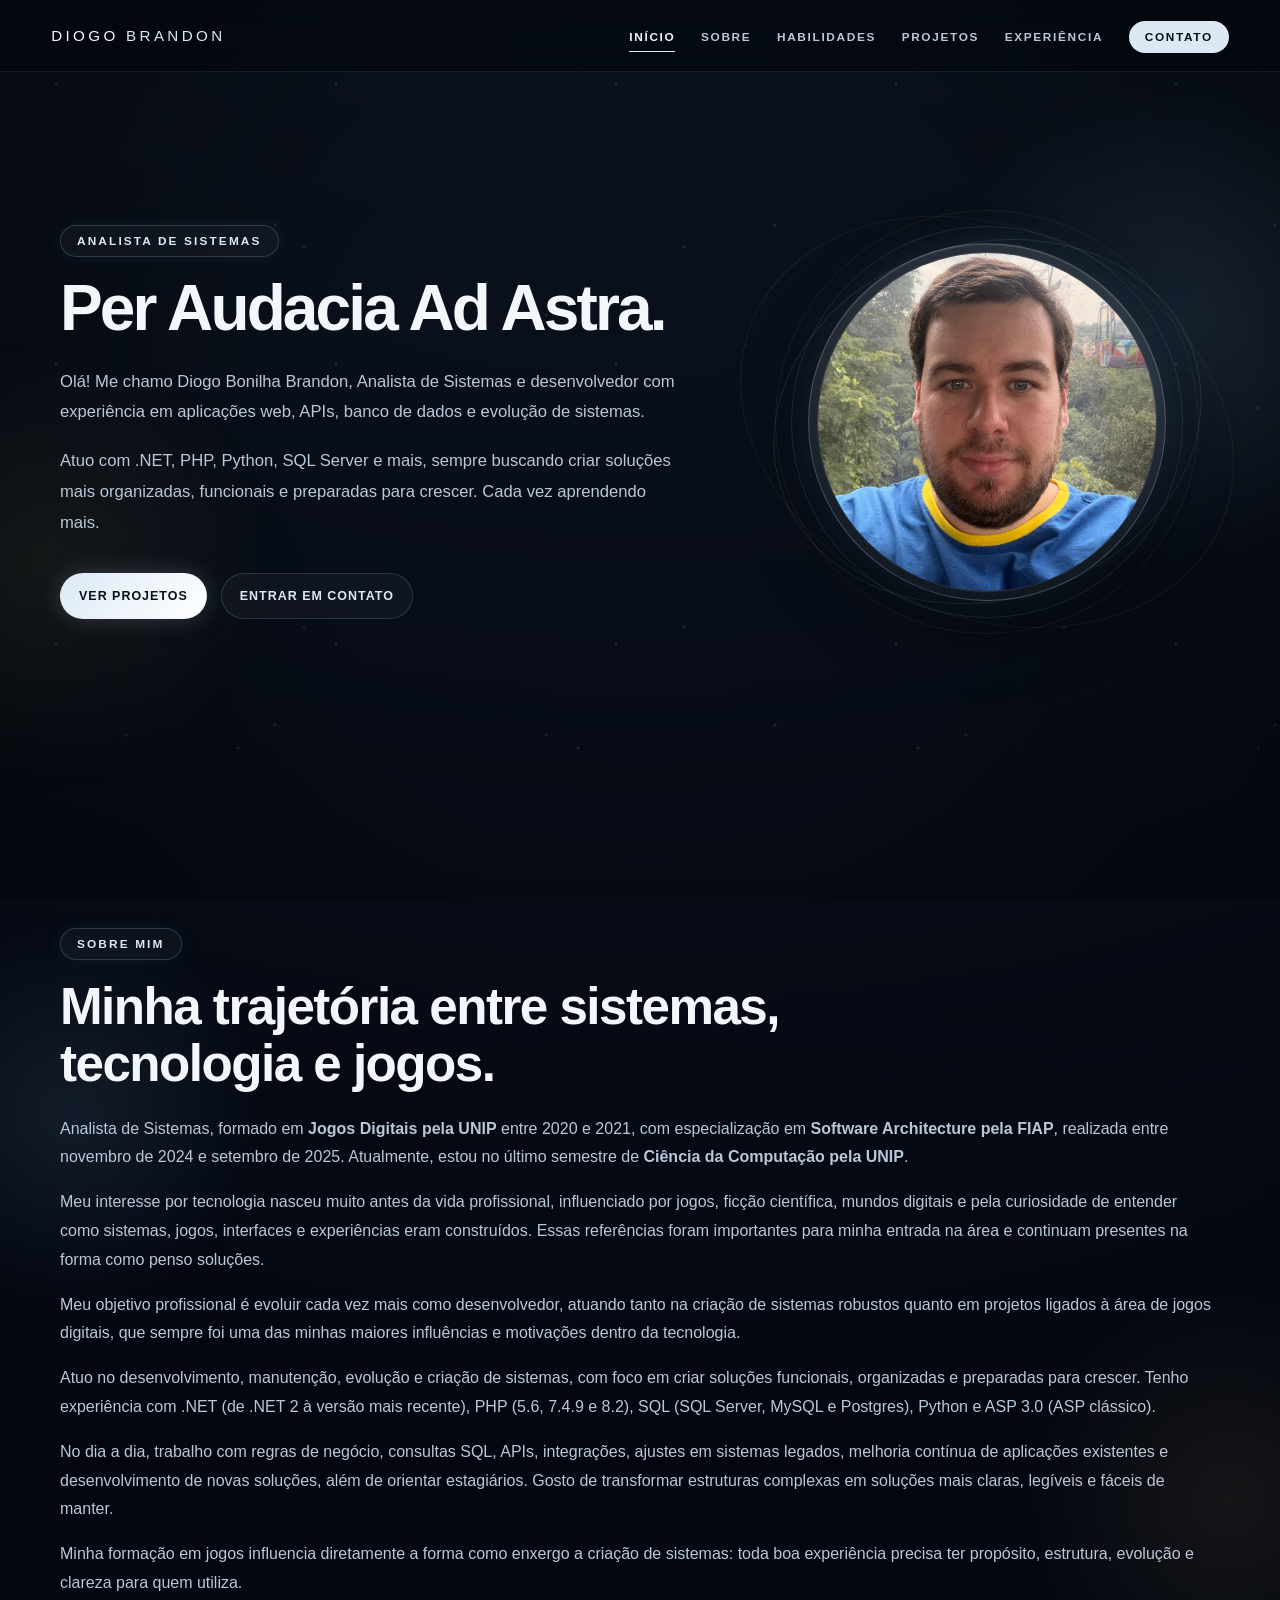
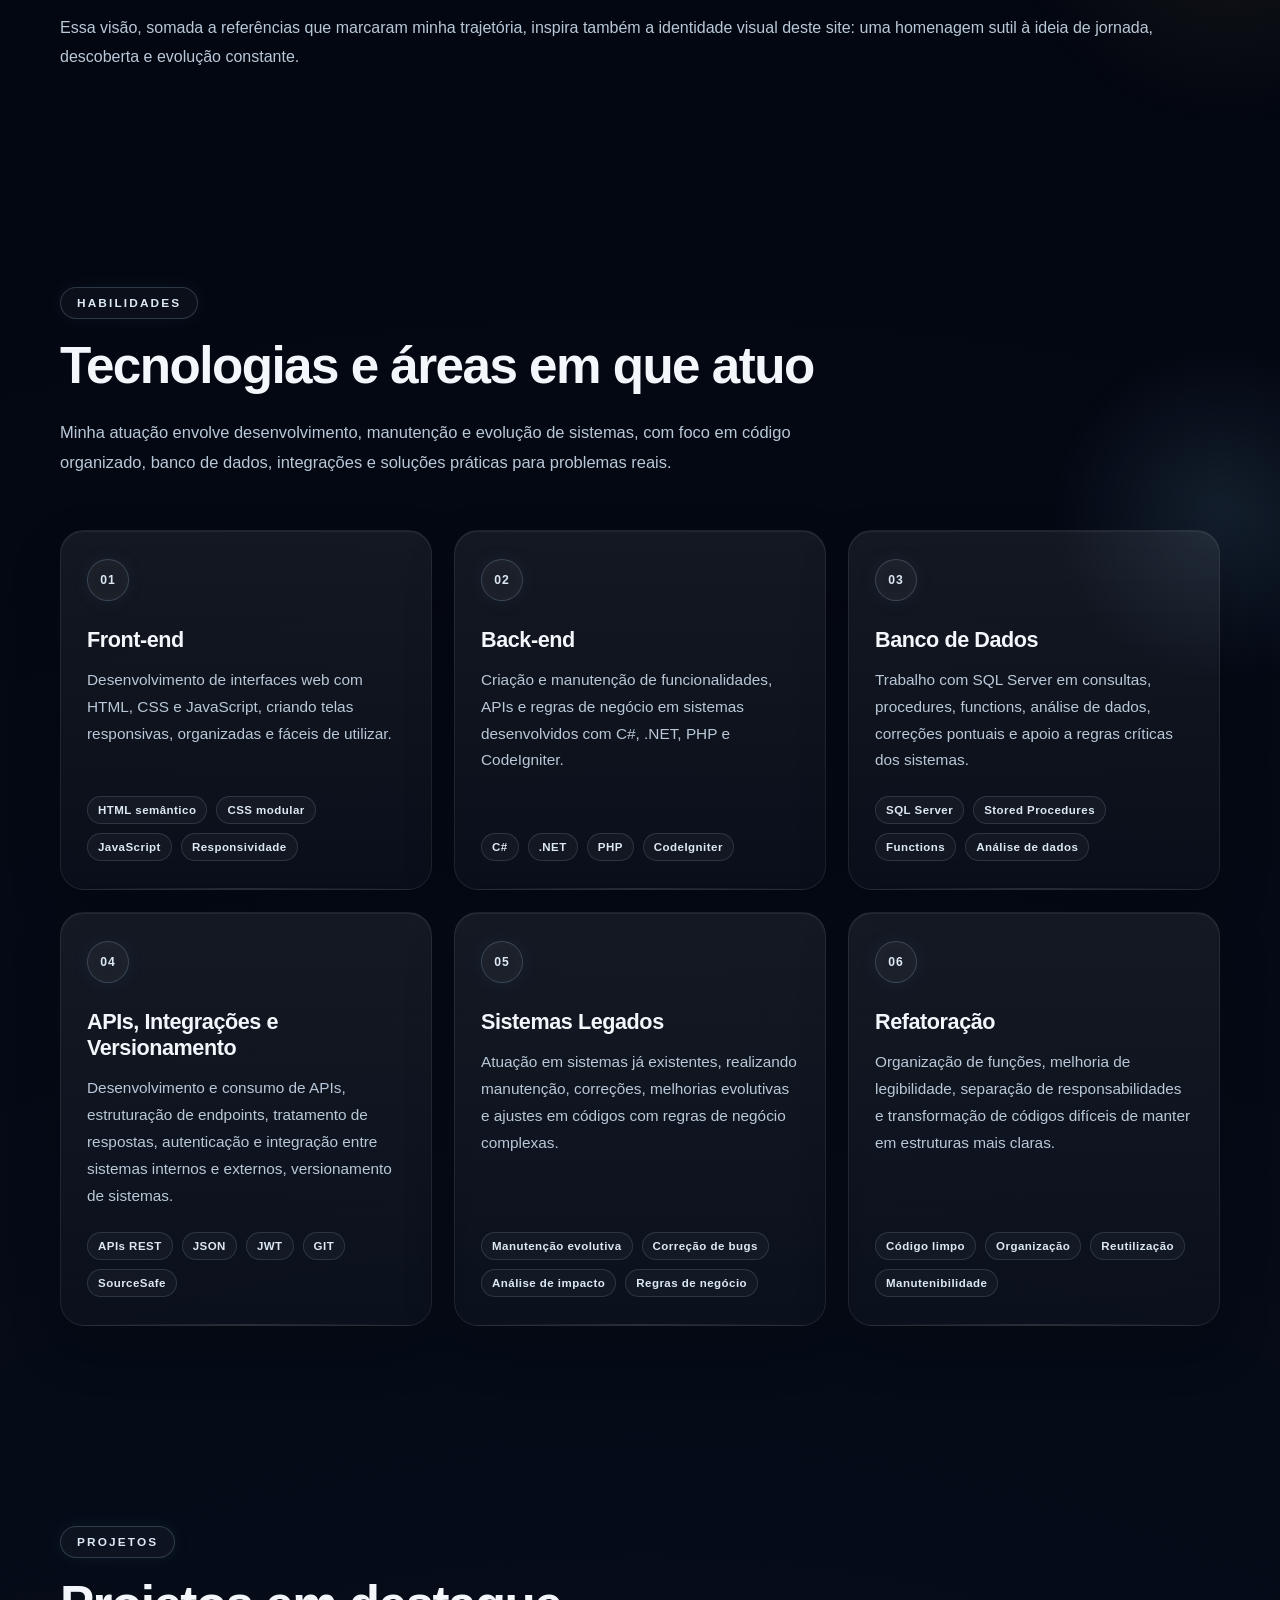
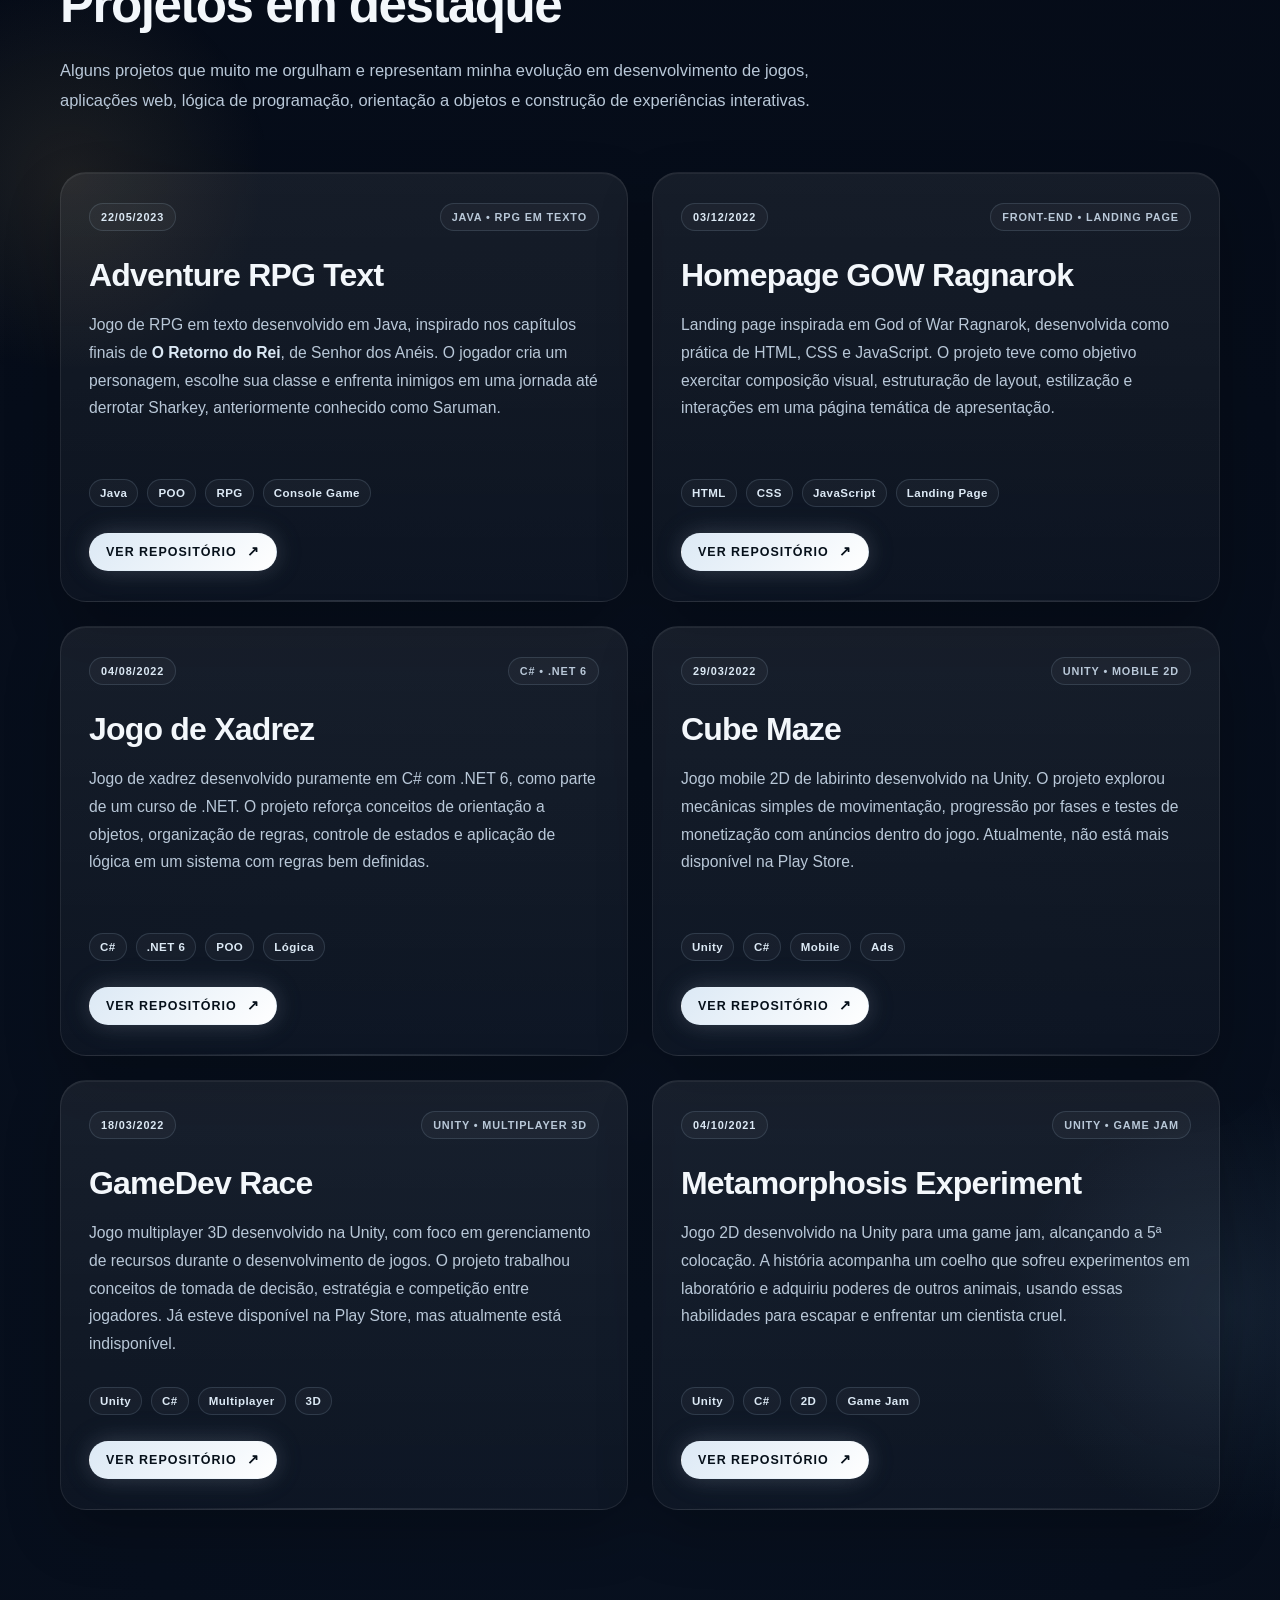
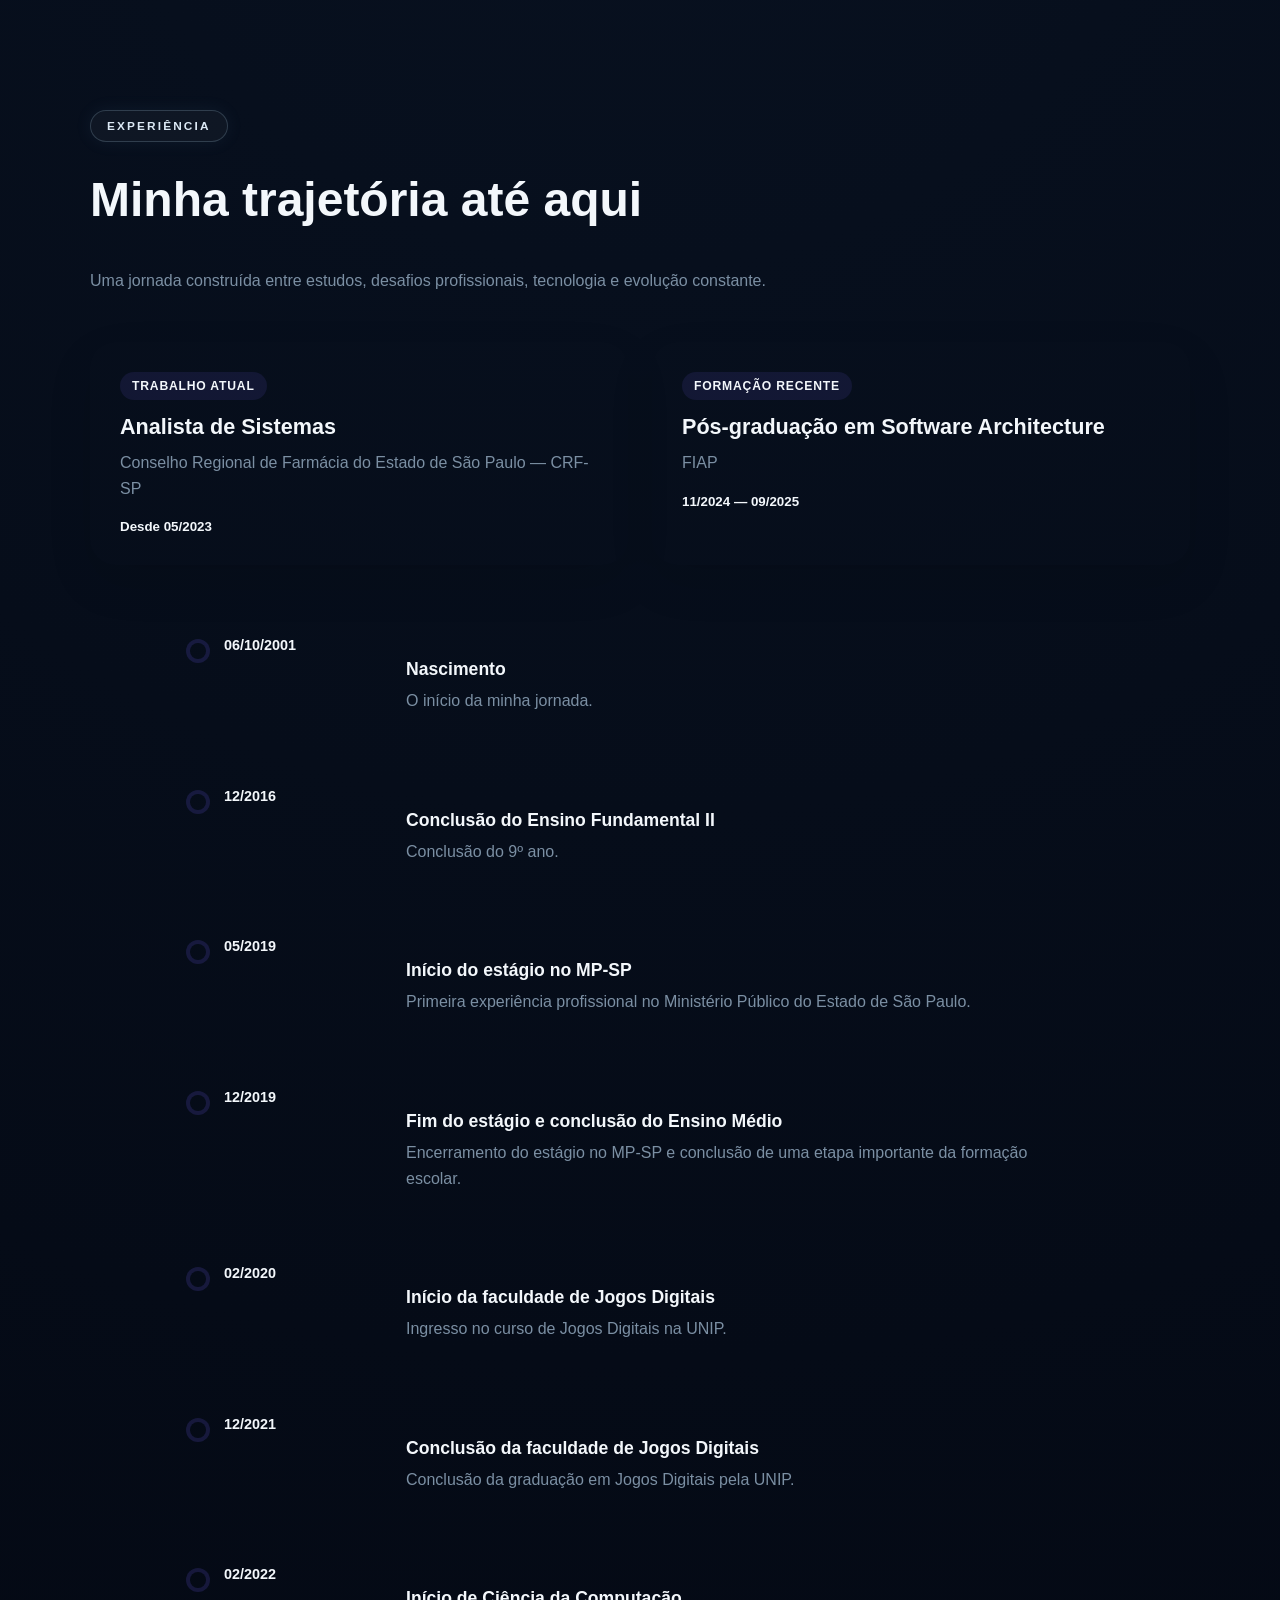
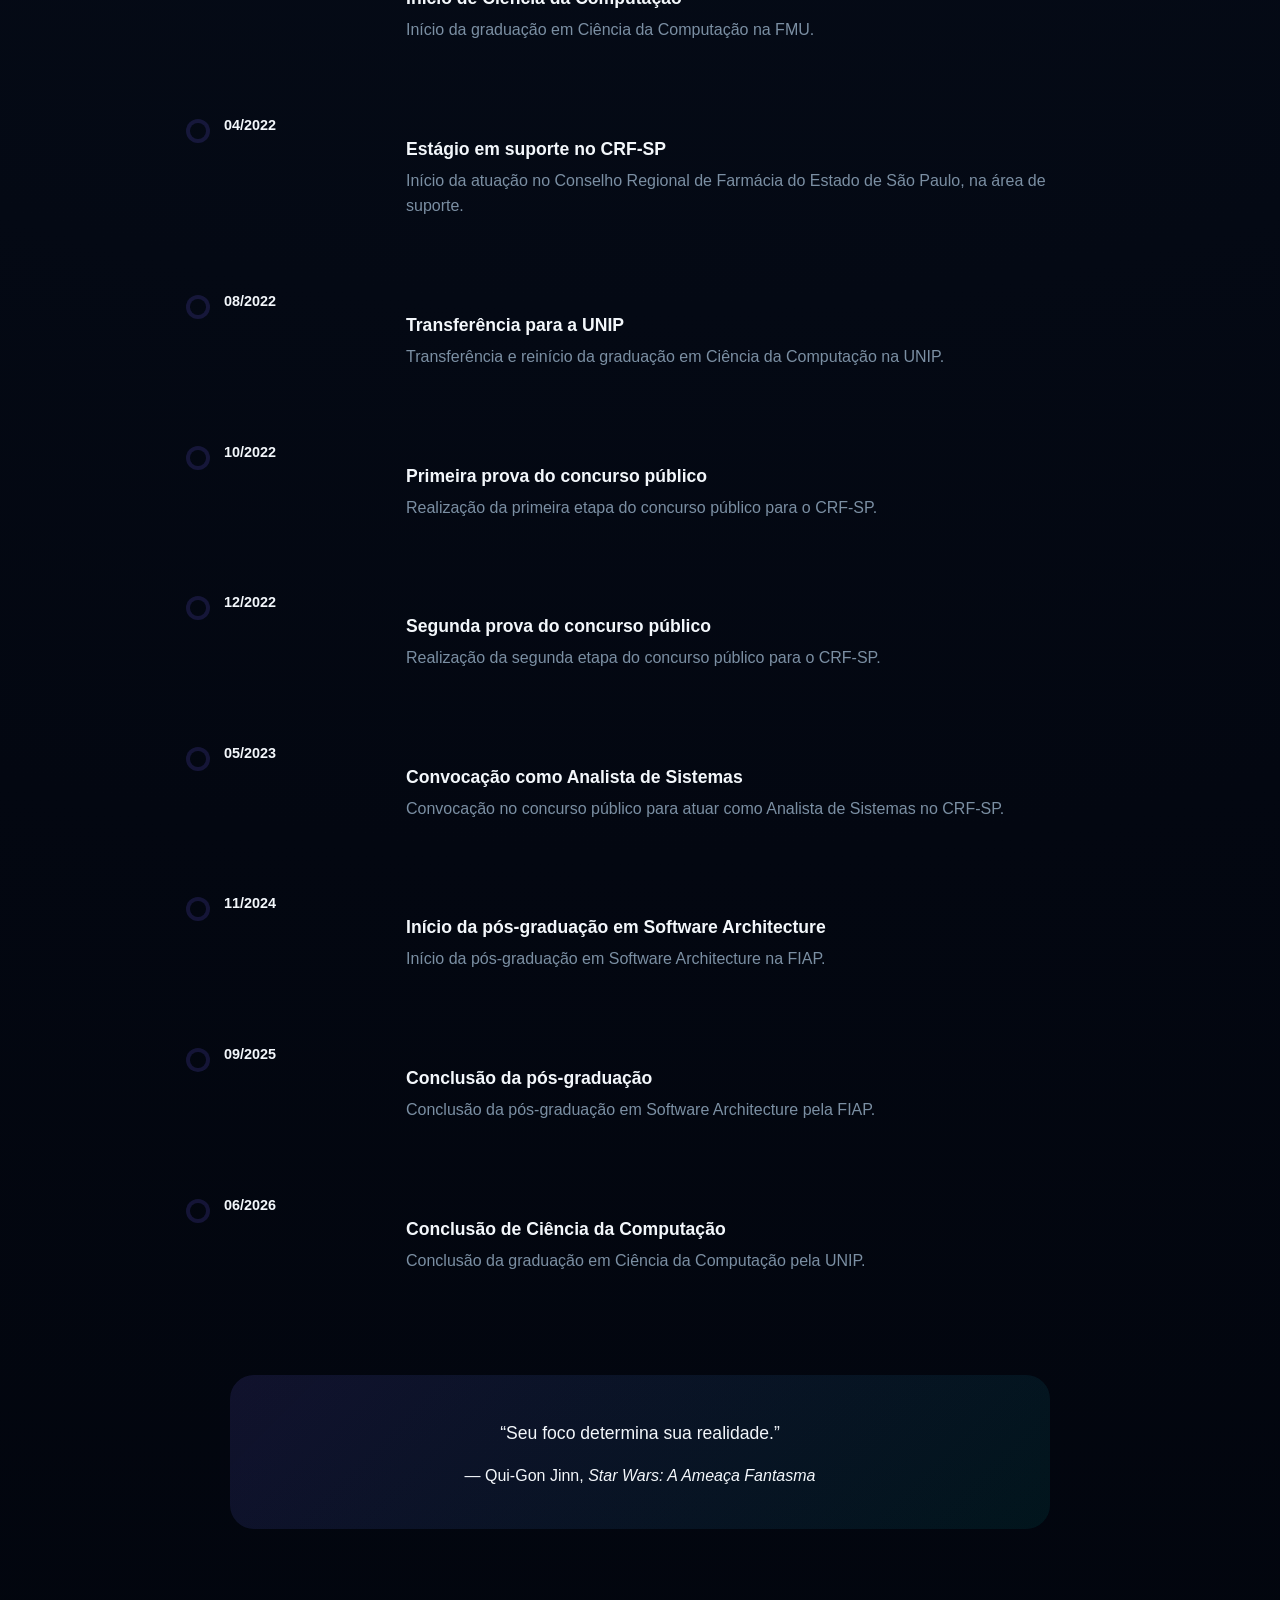
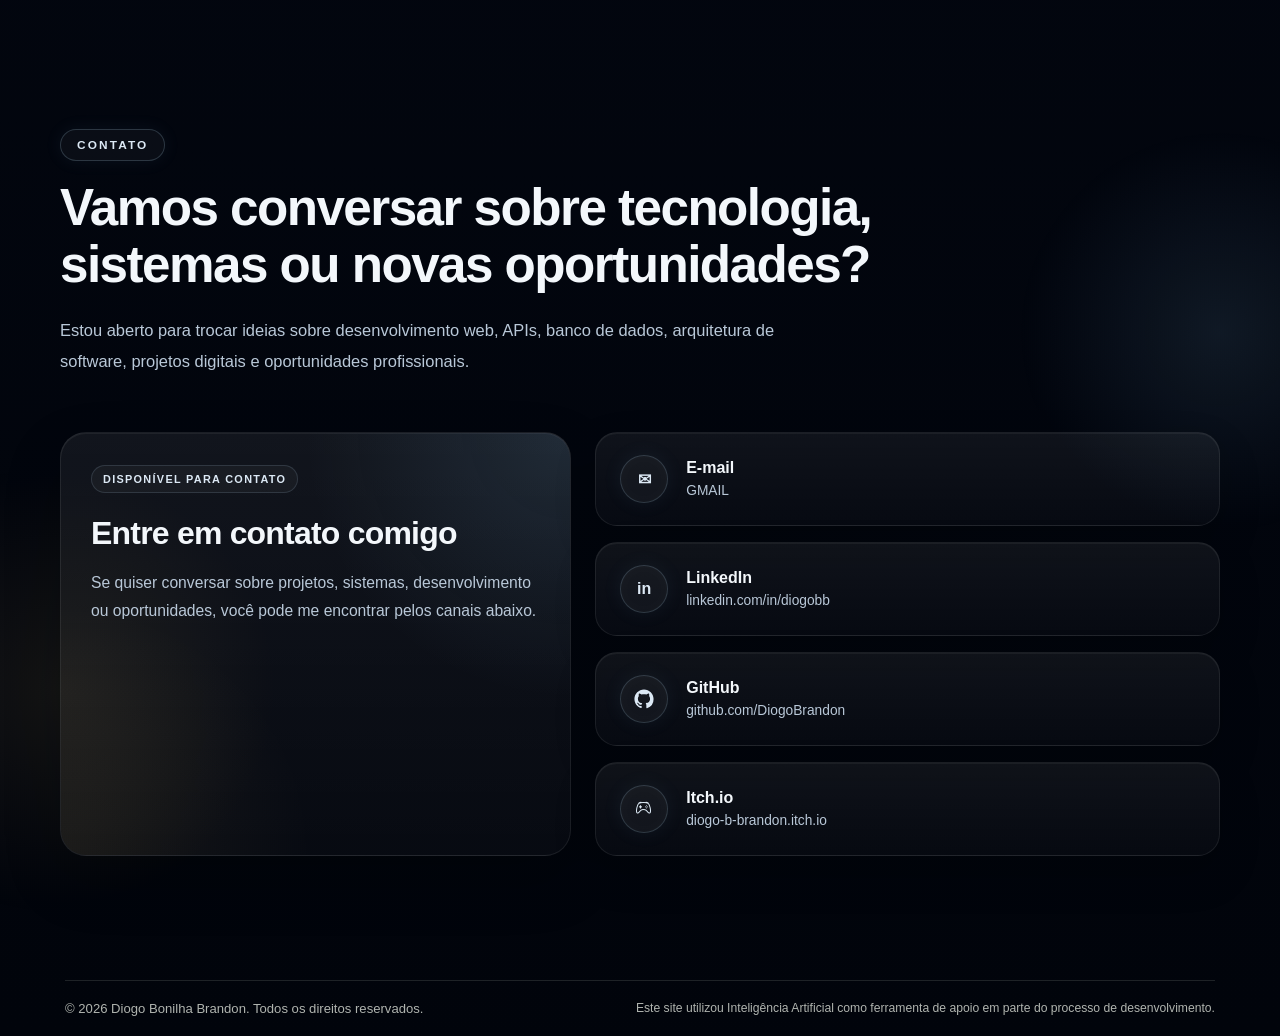
<file: index.html>
<!DOCTYPE html>
<html lang="pt-br">

<head>
  <meta charset="UTF-8">
  <meta name="viewport" content="width=device-width, initial-scale=1.0">

  <title>Diogo Brandon | Analista de Sistemas</title>

  <link rel="stylesheet" href="assets/css/base.css">
  <link rel="stylesheet" href="assets/css/navbar.css">
  <link rel="stylesheet" href="assets/css/hero.css">
  <link rel="stylesheet" href="assets/css/sobre.css">
  <link rel="stylesheet" href="assets/css/habilidades.css">
  <link rel="stylesheet" href="assets/css/projetos.css">
  <link rel="stylesheet" href="assets/css/experiencia.css">
  <link rel="stylesheet" href="assets/css/contato.css">
  <link rel="stylesheet" href="assets/css/footer.css">
  <link rel="stylesheet" href="assets/css/responsive.css">
  <link rel="stylesheet" href="https://cdn.jsdelivr.net/npm/bootstrap-icons@1.13.1/font/bootstrap-icons.min.css">
</head>

<body>

  <div id="navbar"></div>

  <div class="space-layer" aria-hidden="true"></div>

  <main>
    <div id="hero"></div>
    <div id="sobre"></div>
    <div id="habilidades"></div>
    <div id="projetos"></div>
    <div id="experiencia"></div>
    <div id="contato"></div>
  </main>

  <script src="assets/js/main.js"></script>
</body>

<footer class="site-footer">

    <div class="footer-bottom">
        <p>
            &copy; 2026 Diogo Bonilha Brandon. Todos os direitos reservados.
        </p>

        <p class="footer-ia">
            Este site utilizou Inteligência Artificial como ferramenta de apoio em parte do processo de desenvolvimento.
        </p>
    </div>
</footer>

</html>
</file>
<file: assets/css/base.css>
:root {
  --bg-primary: #02070d;
  --bg-secondary: #07111d;
  --bg-tertiary: #0d1d2d;
  --bg-surface: rgba(255, 255, 255, 0.04);

  --text-primary: #f3f7fb;
  --text-secondary: #b9c8d8;
  --text-muted: #7b8fa3;
  --text-dark: #06101a;

  --accent-white: #ffffff;
  --accent-ice: #dce9f5;
  --accent-blue: #79a9d1;
  --accent-blue-soft: #a5c6df;
  --accent-gold: #d8b56c;

  --border-soft: rgba(255, 255, 255, 0.08);
  --border-strong: rgba(255, 255, 255, 0.14);
  --glow-blue: rgba(121, 169, 209, 0.22);
  --glow-white: rgba(255, 255, 255, 0.16);
  --glow-gold: rgba(216, 181, 108, 0.18);

  --container-width: 1160px;
  --transition-default: 0.28s ease;
}

*,
*::before,
*::after {
  box-sizing: border-box;
}

html {
  width: 100%;
  scroll-behavior: smooth;
}

body {
  width: 100%;
  min-height: 100vh;
  margin: 0;
  overflow-x: hidden;
  isolation: isolate;
  font-family: Arial, Helvetica, sans-serif;
  color: var(--text-primary);
  background:
    radial-gradient(circle at 50% -10%, rgba(120, 170, 220, 0.14), transparent 24%),
    radial-gradient(circle at center, #081120 0%, #030711 60%, #01040b 100%);
}

body::before {
  content: "";
  position: fixed;
  inset: 0;
  z-index: -2;
  pointer-events: none;
  opacity: 0.12;
  background-image:
    radial-gradient(circle at 20% 30%, rgba(255, 255, 255, 0.9) 0 1px, transparent 2px),
    radial-gradient(circle at 70% 20%, rgba(255, 255, 255, 0.8) 0 1px, transparent 2px),
    radial-gradient(circle at 80% 65%, rgba(255, 255, 255, 0.7) 0 1px, transparent 2px),
    radial-gradient(circle at 30% 75%, rgba(255, 255, 255, 0.7) 0 1px, transparent 2px),
    radial-gradient(circle at 55% 45%, rgba(255, 255, 255, 0.8) 0 1px, transparent 2px);
  background-size: 280px 280px, 340px 340px, 380px 380px, 420px 420px, 500px 500px;
}

body::after {
  content: "";
  position: fixed;
  inset: 0;
  z-index: -1;
  pointer-events: none;
  background: radial-gradient(circle at center, transparent 45%, rgba(0, 0, 0, 0.32) 100%);
}

img,
picture,
video,
canvas,
svg {
  display: block;
  max-width: 100%;
}

a {
  color: inherit;
  text-decoration: none;
}

button,
input,
textarea,
select {
  font: inherit;
}

button {
  cursor: pointer;
}

ul,
ol {
  margin: 0;
  padding: 0;
  list-style: none;
}

main {
  width: 100%;
  overflow: hidden;
}

h1,
h2,
h3,
p {
  margin-top: 0;
}

p {
  color: var(--text-secondary);
  line-height: 1.8;
}

::selection {
  background: rgba(216, 181, 108, 0.28);
  color: #ffffff;
}

.container {
  width: min(var(--container-width), calc(100% - 48px));
  margin: 0 auto;
}

.section-padding {
  padding: 100px 0;
}

.section-tag {
  display: inline-block;
  margin-bottom: 18px;
  padding: 8px 16px;
  border: 1px solid rgba(165, 198, 223, 0.22);
  border-radius: 999px;
  background: rgba(255, 255, 255, 0.035);
  color: var(--accent-ice);
  font-size: 0.74rem;
  font-weight: 700;
  letter-spacing: 0.18em;
  text-transform: uppercase;
  box-shadow: 0 0 18px rgba(121, 169, 209, 0.08);
}

.space-layer {
  position: fixed;
  inset: 0;
  z-index: 0;
  overflow: hidden;
  pointer-events: none;
}

.site-content {
  position: relative;
  z-index: 2;
}

.card,
.timeline-card,
.formacao-card,
.experiencia-card {
  position: relative;
  z-index: 3;
}

.ship-squad {
  position: absolute;
  width: 210px;
  height: 120px;
  transform-origin: center center;
  will-change: transform;
  animation: flyAcross var(--dur) linear forwards;
}

.ship-squad-content {
  position: relative;
  width: 100%;
  height: 100%;
  opacity: var(--opacity);
  transition: opacity 0.18s ease;
}

.ship-squad.is-over-card .ship-squad-content {
  opacity: 0;
}

.ship {
  position: absolute;
  width: 160px;
  height: 18px;
}

.ship::before {
  content: "";
  position: absolute;
  right: 28px;
  top: 50%;
  width: 130px;
  height: 2px;
  transform: translateY(-50%);
  background: linear-gradient(to left,
      rgba(255, 255, 255, 0.9) 0%,
      rgba(255, 255, 255, 0.45) 40%,
      rgba(255, 255, 255, 0.15) 70%,
      rgba(255, 255, 255, 0) 100%);
  filter: blur(1px);
}

.ship::after {
  content: "";
  position: absolute;
  right: 0;
  top: 50%;
  width: 38px;
  height: 12px;
  transform: translateY(-50%);
  background: linear-gradient(90deg,
      rgba(170, 220, 255, 0.65),
      rgba(255, 255, 255, 0.95));
  clip-path: polygon(0% 18%,
      100% 50%,
      0% 82%,
      18% 50%);
  box-shadow:
    0 0 8px rgba(255, 255, 255, 0.35),
    0 0 16px rgba(120, 190, 255, 0.2);
}

.ship:nth-child(1) {
  top: 18px;
  left: 72px;
  transform: scale(0.9);
}

.ship:nth-child(2) {
  top: 52px;
  left: 14px;
  transform: scale(1);
}

.ship:nth-child(3) {
  top: 84px;
  left: 62px;
  transform: scale(0.85);
}

.ship-squad,
.ship-squad * {
  pointer-events: none;
}

@keyframes flyAcross {
  from {
    transform:
      translate(0, 0) rotate(var(--rotate)) scale(var(--scale));
  }

  to {
    transform:
      translate(var(--tx), var(--ty)) rotate(var(--rotate)) scale(var(--scale));
  }
}

@media (prefers-reduced-motion: reduce) {
  .ship-squad {
    display: none;
    animation: none !important;
  }
}
</file>
<file: assets/css/navbar.css>
.site-header {
  position: fixed;
  top: 0;
  left: 0;
  z-index: 1000;
  width: 100%;
}

.navbar {
  width: 100%;
  min-height: 72px;
  padding: 0 clamp(18px, 4vw, 64px);

  display: flex;
  align-items: center;
  justify-content: space-between;
  gap: 24px;

  background: rgba(2, 7, 13, 0.64);
  backdrop-filter: blur(14px);
  -webkit-backdrop-filter: blur(14px);

  border-bottom: 1px solid var(--border-soft);
}

.logo {
  flex-shrink: 0;

  color: var(--text-primary);
  font-size: 0.95rem;
  font-weight: 500;
  letter-spacing: 0.22em;
  text-transform: uppercase;
  white-space: nowrap;
}

.logo span {
  color: var(--accent-ice);
}

.nav-links {
  display: flex;
  align-items: center;
  justify-content: flex-end;
  gap: clamp(14px, 2vw, 26px);
  flex-wrap: wrap;
}

.nav-links a {
  position: relative;

  color: var(--text-secondary);
  font-size: 0.74rem;
  font-weight: 600;
  letter-spacing: 0.14em;
  text-transform: uppercase;
  white-space: nowrap;

  transition: color 0.25s ease;
}

.nav-links a:hover,
.nav-links a.active {
  color: var(--text-primary);
}

.nav-links a::after {
  content: "";
  position: absolute;
  left: 0;
  bottom: -8px;

  width: 0;
  height: 1px;

  background: var(--accent-ice);
  transition: width 0.25s ease;
}

.nav-links a:hover::after,
.nav-links a.active::after {
  width: 100%;
}

.nav-links .btn-contato {
  padding: 9px 16px;
  border-radius: 999px;

  color: var(--text-dark);
  background: var(--accent-ice);
}

.nav-links .btn-contato::after {
  display: none;
}

.nav-links .btn-contato:hover {
  color: var(--text-dark);
}
</file>
<file: assets/css/hero.css>
.hero {
  position: relative;
  min-height: calc(100vh - 72px);
  padding: 96px 0 80px;

  display: flex;
  align-items: center;

  overflow: hidden;
}

.hero::before {
  content: "";
  position: absolute;
  top: 8%;
  right: -160px;

  width: 520px;
  height: 520px;

  border-radius: 50%;
  background: radial-gradient(circle,
      rgba(121, 169, 209, 0.14),
      transparent 68%);

  pointer-events: none;
}

.hero::after {
  content: "";
  position: absolute;
  left: -180px;
  bottom: 4%;

  width: 460px;
  height: 460px;

  border-radius: 50%;
  background: radial-gradient(circle,
      rgba(216, 181, 108, 0.08),
      transparent 70%);

  pointer-events: none;
}

.hero-container {
  position: relative;
  z-index: 1;

  display: grid;
  grid-template-columns: minmax(0, 1.15fr) minmax(320px, 0.85fr);
  align-items: center;
  gap: 64px;
}

.hero-content {
  max-width: 760px;
}

.hero-content h1 {
  margin: 0 0 24px;

  color: var(--text-primary);
  font-size: clamp(2.4rem, 5vw, 4.6rem);
  line-height: 1.05;
  font-weight: 700;
  letter-spacing: -0.045em;
}

.hero-content p {
  max-width: 680px;
  margin: 0 0 18px;

  color: var(--text-secondary);
  font-size: 1.04rem;
  line-height: 1.85;
}

.hero-actions {
  display: flex;
  align-items: center;
  flex-wrap: wrap;
  gap: 14px;

  margin-top: 34px;
}

.btn-primary,
.btn-secondary {
  display: inline-flex;
  align-items: center;
  justify-content: center;

  min-height: 46px;
  padding: 12px 18px;

  border-radius: 999px;

  font-size: 0.78rem;
  font-weight: 800;
  letter-spacing: 0.08em;
  text-transform: uppercase;

  transition:
    transform var(--transition-default),
    box-shadow var(--transition-default),
    border-color var(--transition-default),
    background var(--transition-default),
    color var(--transition-default),
    filter var(--transition-default);
}

.btn-primary {
  color: var(--text-dark);
  background: linear-gradient(135deg,
      var(--accent-ice),
      #ffffff);

  border: 1px solid rgba(220, 233, 245, 0.24);

  box-shadow:
    0 0 22px rgba(255, 255, 255, 0.12),
    0 0 34px rgba(121, 169, 209, 0.10);
}

.btn-primary:hover {
  transform: translateY(-2px);
  filter: brightness(1.06);

  box-shadow:
    0 0 28px rgba(255, 255, 255, 0.18),
    0 0 44px rgba(121, 169, 209, 0.18);
}

.btn-secondary {
  color: var(--accent-ice);
  background: rgba(255, 255, 255, 0.035);

  border: 1px solid rgba(165, 198, 223, 0.18);
}

.btn-secondary:hover {
  transform: translateY(-2px);
  color: #ffffff;
  border-color: rgba(165, 198, 223, 0.32);
  background: rgba(255, 255, 255, 0.06);
}

.hero-visual {
  position: relative;

  min-height: 460px;

  display: flex;
  align-items: center;
  justify-content: center;
}

.hero-photo-wrapper {
  position: relative;
  z-index: 3;

  width: clamp(240px, 28vw, 360px);
  aspect-ratio: 1;

  padding: 8px;

  border-radius: 50%;
  border: 1px solid rgba(220, 233, 245, 0.22);

  background:
    linear-gradient(180deg,
      rgba(255, 255, 255, 0.12),
      rgba(255, 255, 255, 0.035));

  box-shadow:
    inset 0 1px 0 rgba(255, 255, 255, 0.10),
    0 28px 70px rgba(0, 0, 0, 0.34),
    0 0 44px rgba(121, 169, 209, 0.12);
}

.hero-photo-wrapper::before {
  content: "";
  position: absolute;
  inset: -18px;

  border-radius: 50%;
  border: 1px solid rgba(165, 198, 223, 0.12);

  pointer-events: none;
}

.hero-photo-wrapper::after {
  content: "";
  position: absolute;
  inset: -34px;

  border-radius: 50%;
  border: 1px solid rgba(216, 181, 108, 0.08);

  pointer-events: none;
}

.hero-photo {
  width: 100%;
  height: 100%;

  border-radius: 50%;
  object-fit: cover;
  object-position: center;

  border: 1px solid rgba(255, 255, 255, 0.12);
}

.hero-glow {
  position: absolute;
  z-index: 1;

  width: clamp(260px, 32vw, 420px);
  aspect-ratio: 1;

  border-radius: 50%;
  background: radial-gradient(circle,
      rgba(121, 169, 209, 0.22),
      rgba(121, 169, 209, 0.08) 38%,
      transparent 70%);

  filter: blur(10px);
}

.hero-orbit {
  position: absolute;
  z-index: 2;

  border-radius: 50%;
  border: 1px solid rgba(165, 198, 223, 0.13);

  pointer-events: none;
}

.orbit-one {
  width: clamp(300px, 34vw, 460px);
  aspect-ratio: 1;

  transform: rotate(-18deg) scaleY(0.82);
}

.orbit-two {
  width: clamp(360px, 40vw, 540px);
  aspect-ratio: 1;

  transform: rotate(24deg) scaleY(0.76);

  border-color: rgba(216, 181, 108, 0.09);
}
</file>
<file: assets/css/sobre.css>
.sobre {
  position: relative;
  overflow: hidden;
}

.sobre::before {
  content: "";
  position: absolute;
  top: 8%;
  left: -140px;

  width: 420px;
  height: 420px;

  border-radius: 50%;
  background: radial-gradient(circle,
      rgba(121, 169, 209, 0.12),
      transparent 68%);

  pointer-events: none;
}

.sobre::after {
  content: "";
  position: absolute;
  right: -180px;
  bottom: 6%;

  width: 460px;
  height: 460px;

  border-radius: 50%;
  background: radial-gradient(circle,
      rgba(216, 181, 108, 0.09),
      transparent 70%);

  pointer-events: none;
}

.sobre .container {
  position: relative;
  z-index: 1;
}

.sobre h2 {
  max-width: 860px;
  margin: 0 0 22px;

  color: var(--text-primary);
  font-size: clamp(2rem, 4vw, 3.2rem);
  line-height: 1.12;
  font-weight: 700;
  letter-spacing: -0.03em;
}

.sobre-content {
  position: relative;

  max-width: 980px;
  margin-top: 46px;
  padding: 34px 32px;

  border: 1px solid var(--border-soft);
  border-radius: 26px;

  background:
    linear-gradient(180deg,
      rgba(255, 255, 255, 0.065),
      rgba(255, 255, 255, 0.026));

  box-shadow:
    inset 0 1px 0 rgba(255, 255, 255, 0.06),
    0 24px 55px rgba(0, 0, 0, 0.24);

  overflow: hidden;

  transition:
    transform var(--transition-default),
    border-color var(--transition-default),
    background var(--transition-default),
    box-shadow var(--transition-default);
}

.sobre-content::before {
  content: "";
  position: absolute;
  inset: 0;

  background:
    radial-gradient(circle at top right,
      rgba(121, 169, 209, 0.15),
      transparent 40%),
    radial-gradient(circle at bottom left,
      rgba(216, 181, 108, 0.08),
      transparent 38%);

  opacity: 0;
  transition: opacity var(--transition-default);
  pointer-events: none;
}

.sobre-content::after {
  content: "";
  position: absolute;
  left: 32px;
  right: 32px;
  bottom: 0;

  height: 1px;

  background: linear-gradient(90deg,
      transparent,
      rgba(220, 233, 245, 0.55),
      transparent);

  opacity: 0.26;
}

.sobre-content:hover {
  transform: translateY(-6px);

  border-color: rgba(165, 198, 223, 0.28);

  background:
    linear-gradient(180deg,
      rgba(255, 255, 255, 0.085),
      rgba(255, 255, 255, 0.035));

  box-shadow:
    inset 0 1px 0 rgba(255, 255, 255, 0.08),
    0 30px 70px rgba(0, 0, 0, 0.34),
    0 0 34px rgba(121, 169, 209, 0.08);
}

.sobre-content:hover::before {
  opacity: 1;
}

.sobre-content p {
  position: relative;
  z-index: 1;

  max-width: 900px;
  margin: 0 0 22px;

  color: var(--text-secondary);
  font-size: 1rem;
  line-height: 1.85;
}

.sobre-content p:last-child {
  margin-bottom: 0;
}

.sobre-content strong {
  color: var(--accent-ice);
  font-weight: 700;
}

.sobre-highlights {
  position: relative;
  z-index: 1;

  display: grid;
  grid-template-columns: repeat(3, minmax(0, 1fr));
  gap: 14px;

  margin: 0 0 30px;
}

.sobre-highlight {
  padding: 18px 18px;

  border: 1px solid rgba(165, 198, 223, 0.16);
  border-radius: 18px;

  background: rgba(255, 255, 255, 0.035);

  transition:
    border-color var(--transition-default),
    background var(--transition-default),
    transform var(--transition-default);
}

.sobre-highlight:hover {
  transform: translateY(-3px);
  border-color: rgba(165, 198, 223, 0.28);
  background: rgba(255, 255, 255, 0.055);
}

.sobre-highlight span {
  display: block;
  margin-bottom: 8px;

  color: var(--accent-ice);
  font-size: 0.68rem;
  font-weight: 800;
  letter-spacing: 0.12em;
  text-transform: uppercase;
}

.sobre-highlight strong {
  display: block;

  color: var(--text-primary);
  font-size: 0.95rem;
  line-height: 1.45;
}
</file>
<file: assets/css/habilidades.css>
.habilidades {
  position: relative;
  overflow: hidden;
}

.habilidades::before {
  content: "";
  position: absolute;
  top: 12%;
  right: -120px;

  width: 360px;
  height: 360px;

  border-radius: 50%;
  background: radial-gradient(circle,
      rgba(121, 169, 209, 0.14),
      transparent 68%);

  pointer-events: none;
}

.habilidades .container {
  position: relative;
  z-index: 1;
}

.habilidades h2 {
  max-width: 760px;
  margin: 0 0 22px;

  color: var(--text-primary);
  font-size: clamp(2rem, 4vw, 3.2rem);
  line-height: 1.12;
  font-weight: 700;
  letter-spacing: -0.03em;
}

.section-description {
  max-width: 760px;
  margin: 0 0 52px;

  color: var(--text-secondary);
  font-size: 1.03rem;
  line-height: 1.85;
}

.cards-grid {
  display: grid;
  grid-template-columns: repeat(3, minmax(0, 1fr));
  gap: 22px;
}

.info-card {
  position: relative;
  min-height: 330px;
  padding: 28px 26px;

  display: flex;
  flex-direction: column;

  border: 1px solid var(--border-soft);
  border-radius: 24px;

  background:
    linear-gradient(180deg,
      rgba(255, 255, 255, 0.065),
      rgba(255, 255, 255, 0.025));

  box-shadow:
    inset 0 1px 0 rgba(255, 255, 255, 0.06),
    0 22px 50px rgba(0, 0, 0, 0.22);

  overflow: hidden;

  transition:
    transform var(--transition-default),
    border-color var(--transition-default),
    background var(--transition-default),
    box-shadow var(--transition-default);
}

.info-card::before {
  content: "";
  position: absolute;
  inset: 0;

  background:
    radial-gradient(circle at top right,
      rgba(121, 169, 209, 0.16),
      transparent 38%);

  opacity: 0;
  transition: opacity var(--transition-default);
  pointer-events: none;
}

.info-card::after {
  content: "";
  position: absolute;
  left: 26px;
  right: 26px;
  bottom: 0;

  height: 1px;

  background: linear-gradient(90deg,
      transparent,
      rgba(220, 233, 245, 0.55),
      transparent);

  opacity: 0.26;
}

.info-card:hover {
  transform: translateY(-6px);
  border-color: rgba(165, 198, 223, 0.28);

  background:
    linear-gradient(180deg,
      rgba(255, 255, 255, 0.085),
      rgba(255, 255, 255, 0.035));

  box-shadow:
    inset 0 1px 0 rgba(255, 255, 255, 0.08),
    0 28px 65px rgba(0, 0, 0, 0.32),
    0 0 34px rgba(121, 169, 209, 0.08);
}

.info-card:hover::before {
  opacity: 1;
}

.card-number {
  display: inline-flex;
  align-items: center;
  justify-content: center;

  width: 42px;
  height: 42px;
  margin-bottom: 26px;

  border-radius: 50%;
  border: 1px solid rgba(165, 198, 223, 0.24);

  color: var(--accent-ice);
  background: rgba(255, 255, 255, 0.035);

  font-size: 0.76rem;
  font-weight: 700;
  letter-spacing: 0.08em;

  box-shadow:
    inset 0 0 18px rgba(255, 255, 255, 0.025),
    0 0 20px rgba(121, 169, 209, 0.08);
}

.info-card h3 {
  margin: 0 0 14px;

  color: var(--text-primary);
  font-size: 1.35rem;
  font-weight: 700;
  letter-spacing: -0.02em;
}

.info-card p {
  margin: 0 0 22px;

  color: var(--text-secondary);
  font-size: 0.96rem;
  line-height: 1.75;
}

.skill-list {
  display: flex;
  flex-wrap: wrap;
  gap: 9px;

  margin-top: auto;
}

.skill-list li {
  padding: 7px 10px;

  border-radius: 999px;
  border: 1px solid rgba(165, 198, 223, 0.16);

  color: var(--accent-ice);
  background: rgba(255, 255, 255, 0.035);

  font-size: 0.72rem;
  font-weight: 600;
  letter-spacing: 0.04em;

  transition:
    border-color var(--transition-default),
    background var(--transition-default),
    color var(--transition-default);
}

.info-card:hover .skill-list li {
  border-color: rgba(165, 198, 223, 0.26);
  background: rgba(255, 255, 255, 0.055);
  color: #ffffff;
}
</file>
<file: assets/css/projetos.css>
.projetos {
  position: relative;
  overflow: hidden;
}

.projetos::before {
  content: "";
  position: absolute;
  top: 8%;
  left: -140px;

  width: 420px;
  height: 420px;

  border-radius: 50%;
  background: radial-gradient(circle,
      rgba(216, 181, 108, 0.11),
      transparent 68%);

  pointer-events: none;
}

.projetos::after {
  content: "";
  position: absolute;
  right: -180px;
  bottom: 4%;

  width: 460px;
  height: 460px;

  border-radius: 50%;
  background: radial-gradient(circle,
      rgba(121, 169, 209, 0.12),
      transparent 70%);

  pointer-events: none;
}

.projetos .container {
  position: relative;
  z-index: 1;
}

.projetos h2 {
  max-width: 780px;
  margin: 0 0 22px;

  color: var(--text-primary);
  font-size: clamp(2rem, 4vw, 3.2rem);
  line-height: 1.12;
  font-weight: 700;
  letter-spacing: -0.03em;
}

.projetos .section-description {
  max-width: 800px;
  margin: 0 0 56px;

  color: var(--text-secondary);
  font-size: 1.03rem;
  line-height: 1.85;
}

.projetos-grid {
  display: grid;
  grid-template-columns: repeat(2, minmax(0, 1fr));
  gap: 24px;
}

.projeto-card {
  position: relative;

  min-height: 430px;
  padding: 30px 28px;

  display: flex;
  flex-direction: column;

  border: 1px solid var(--border-soft);
  border-radius: 26px;

  background:
    linear-gradient(180deg,
      rgba(255, 255, 255, 0.065),
      rgba(255, 255, 255, 0.026));

  box-shadow:
    inset 0 1px 0 rgba(255, 255, 255, 0.06),
    0 24px 55px rgba(0, 0, 0, 0.24);

  overflow: hidden;

  transition:
    transform var(--transition-default),
    border-color var(--transition-default),
    background var(--transition-default),
    box-shadow var(--transition-default);
}

.projeto-card::before {
  content: "";
  position: absolute;
  inset: 0;

  background:
    radial-gradient(circle at top right,
      rgba(121, 169, 209, 0.15),
      transparent 40%),
    radial-gradient(circle at bottom left,
      rgba(216, 181, 108, 0.08),
      transparent 38%);

  opacity: 0;
  transition: opacity var(--transition-default);
  pointer-events: none;
}

.projeto-card::after {
  content: "";
  position: absolute;
  left: 28px;
  right: 28px;
  bottom: 0;

  height: 1px;

  background: linear-gradient(90deg,
      transparent,
      rgba(220, 233, 245, 0.55),
      transparent);

  opacity: 0.26;
}

.projeto-card:hover {
  transform: translateY(-6px);

  border-color: rgba(165, 198, 223, 0.28);

  background:
    linear-gradient(180deg,
      rgba(255, 255, 255, 0.085),
      rgba(255, 255, 255, 0.035));

  box-shadow:
    inset 0 1px 0 rgba(255, 255, 255, 0.08),
    0 30px 70px rgba(0, 0, 0, 0.34),
    0 0 34px rgba(121, 169, 209, 0.08);
}

.projeto-card:hover::before {
  opacity: 1;
}

/* Header do card */
.projeto-header {
  position: relative;
  z-index: 1;

  display: flex;
  align-items: flex-start;
  justify-content: space-between;
  gap: 14px;

  margin-bottom: 26px;
}

.projeto-data,
.projeto-categoria {
  display: inline-flex;
  align-items: center;

  padding: 7px 11px;

  border-radius: 999px;
  border: 1px solid rgba(165, 198, 223, 0.16);

  background: rgba(255, 255, 255, 0.035);
  color: var(--accent-ice);

  font-size: 0.68rem;
  font-weight: 700;
  letter-spacing: 0.08em;
  text-transform: uppercase;

  white-space: nowrap;
}

.projeto-categoria {
  color: var(--text-secondary);
}

.projeto-card h3 {
  position: relative;
  z-index: 1;

  margin: 0 0 16px;

  color: var(--text-primary);
  font-size: clamp(1.45rem, 3vw, 2rem);
  line-height: 1.18;
  font-weight: 700;
  letter-spacing: -0.025em;
}

.projeto-card p {
  position: relative;
  z-index: 1;

  margin: 0 0 24px;

  color: var(--text-secondary);
  font-size: 0.98rem;
  line-height: 1.78;
}

.projeto-card strong {
  color: var(--accent-ice);
  font-weight: 700;
}

.projeto-techs {
  position: relative;
  z-index: 1;

  display: flex;
  flex-wrap: wrap;
  gap: 9px;

  margin-top: auto;
  margin-bottom: 26px;
}

.projeto-techs li {
  padding: 7px 10px;

  border-radius: 999px;
  border: 1px solid rgba(165, 198, 223, 0.16);

  color: var(--accent-ice);
  background: rgba(255, 255, 255, 0.035);

  font-size: 0.72rem;
  font-weight: 600;
  letter-spacing: 0.04em;

  transition:
    border-color var(--transition-default),
    background var(--transition-default),
    color var(--transition-default);
}

.projeto-card:hover .projeto-techs li {
  border-color: rgba(165, 198, 223, 0.26);
  background: rgba(255, 255, 255, 0.055);
  color: #ffffff;
}

.projeto-link {
  position: relative;
  z-index: 1;

  width: fit-content;

  display: inline-flex;
  align-items: center;
  gap: 10px;

  padding: 11px 16px;

  border-radius: 999px;
  border: 1px solid rgba(220, 233, 245, 0.24);

  color: var(--text-dark);
  background: linear-gradient(135deg,
      var(--accent-ice),
      #ffffff);

  font-size: 0.78rem;
  font-weight: 800;
  letter-spacing: 0.08em;
  text-transform: uppercase;

  box-shadow:
    0 0 22px rgba(255, 255, 255, 0.12),
    0 0 34px rgba(121, 169, 209, 0.10);

  transition:
    transform var(--transition-default),
    box-shadow var(--transition-default),
    filter var(--transition-default);
}

.projeto-link::after {
  content: "↗";
  font-size: 0.85rem;
  line-height: 1;
}

.projeto-link:hover {
  transform: translateY(-2px);
  filter: brightness(1.06);

  box-shadow:
    0 0 28px rgba(255, 255, 255, 0.18),
    0 0 44px rgba(121, 169, 209, 0.18);
}
</file>
<file: assets/css/experiencia.css>
.experiencia {
    background: var(--bg-color);
}

.experiencia .container {
    max-width: 1100px;
}

.experiencia h2 {
    margin-top: 12px;
    font-size: clamp(2rem, 4vw, 3rem);
    color: var(--text-color);
}

.experiencia-intro {
    max-width: 720px;
    margin-top: 16px;
    color: var(--text-muted);
    line-height: 1.7;
}

.experiencia-destaques {
    display: grid;
    grid-template-columns: repeat(2, 1fr);
    gap: 24px;
    margin-top: 48px;
    margin-bottom: 64px;
}

.destaque-card {
    padding: 28px;
    border-radius: 24px;
    background: var(--card-bg);
    border: 1px solid var(--border-color);
    box-shadow: 0 20px 45px rgba(0, 0, 0, 0.08);
    transition: transform 0.3s ease, border-color 0.3s ease;
}

.destaque-card:hover {
    transform: translateY(-6px);
    border-color: var(--primary-color);
}

.destaque-atual {
    background: linear-gradient(135deg,
            rgba(108, 92, 231, 0.16),
            rgba(0, 206, 201, 0.08));
}

.destaque-label {
    display: inline-block;
    margin-bottom: 14px;
    font-size: 0.8rem;
    font-weight: 700;
    text-transform: uppercase;
    letter-spacing: 1px;
    color: var(--primary-color);
}

.destaque-card h3 {
    margin-bottom: 10px;
    font-size: 1.35rem;
    color: var(--text-color);
}

.destaque-card p {
    margin-bottom: 16px;
    color: var(--text-muted);
    line-height: 1.6;
}

.destaque-card small {
    color: var(--text-color);
    font-weight: 600;
}

.timeline {
    position: relative;
    max-width: 900px;
    margin: 0 auto;
    padding-left: 34px;
}

.timeline::before {
    content: "";
    position: absolute;
    top: 0;
    left: 7px;
    width: 2px;
    height: 100%;
    background: linear-gradient(to bottom,
            var(--primary-color),
            rgba(108, 92, 231, 0.15));
}

.timeline-item {
    position: relative;
    display: grid;
    grid-template-columns: 130px 1fr;
    gap: 28px;
    margin-bottom: 36px;
}

.timeline-item::before {
    content: "";
    position: absolute;
    left: -34px;
    top: 6px;
    width: 16px;
    height: 16px;
    border-radius: 50%;
    background: var(--primary-color);
    border: 4px solid var(--bg-color);
    box-shadow: 0 0 0 4px rgba(108, 92, 231, 0.18);
}

.timeline-date {
    font-size: 0.9rem;
    font-weight: 700;
    color: var(--primary-color);
    white-space: nowrap;
}

.timeline-content {
    padding: 22px 24px;
    border-radius: 20px;
    background: var(--card-bg);
    border: 1px solid var(--border-color);
    transition: transform 0.3s ease, border-color 0.3s ease;
}

.timeline-content:hover {
    transform: translateX(6px);
    border-color: var(--primary-color);
}

.timeline-content h3 {
    margin-bottom: 8px;
    font-size: 1.1rem;
    color: var(--text-color);
}

.timeline-content p {
    color: var(--text-muted);
    line-height: 1.6;
}

.experiencia-frase {
    max-width: 820px;
    margin: 64px auto 0;
    padding: 28px;
    border-radius: 24px;
    text-align: center;
    background: linear-gradient(135deg,
            rgba(108, 92, 231, 0.14),
            rgba(0, 206, 201, 0.08));
    border: 1px solid var(--border-color);
}

.experiencia-frase p {
    color: var(--text-color);
    font-size: 1.1rem;
    line-height: 1.7;
    font-weight: 500;
}

.experiencia {
    background:
        radial-gradient(circle at top left, rgba(108, 92, 231, 0.10), transparent 32%),
        radial-gradient(circle at bottom right, rgba(0, 206, 201, 0.08), transparent 30%),
        var(--bg-color);
}

.experiencia-destaques {
    display: grid;
    grid-template-columns: repeat(2, 1fr);
    gap: 24px;
    margin-top: 48px;
    margin-bottom: 72px;
}

.destaque-card {
    position: relative;
    overflow: hidden;
    padding: 30px;
    border-radius: 26px;
    background: var(--card-bg);
    border: 1px solid var(--border-color);
    box-shadow: 0 18px 45px rgba(0, 0, 0, 0.10);
    transition: transform 0.3s ease, border-color 0.3s ease, box-shadow 0.3s ease;
}

.destaque-card::before {
    content: "";
    position: absolute;
    inset: 0;
    background: linear-gradient(135deg,
            rgba(108, 92, 231, 0.12),
            transparent 55%);
    opacity: 0;
    transition: opacity 0.3s ease;
}

.destaque-card:hover {
    transform: translateY(-6px);
    border-color: var(--primary-color);
    box-shadow: 0 24px 60px rgba(0, 0, 0, 0.16);
}

.destaque-card:hover::before {
    opacity: 1;
}

.destaque-card>* {
    position: relative;
    z-index: 1;
}

.destaque-atual {
    background:
        linear-gradient(135deg, rgba(108, 92, 231, 0.22), rgba(0, 206, 201, 0.10)),
        var(--card-bg);
    border-color: rgba(108, 92, 231, 0.35);
}

.destaque-formacao {
    background:
        linear-gradient(135deg, rgba(255, 184, 108, 0.16), rgba(108, 92, 231, 0.10)),
        var(--card-bg);
    border-color: rgba(255, 184, 108, 0.38);
}

.destaque-label {
    display: inline-flex;
    align-items: center;
    gap: 8px;
    margin-bottom: 14px;
    padding: 7px 12px;
    border-radius: 999px;
    background: rgba(108, 92, 231, 0.12);
    color: var(--primary-color);
    font-size: 0.76rem;
    font-weight: 800;
    text-transform: uppercase;
    letter-spacing: 0.8px;
}

.destaque-formacao .destaque-label {
    background: rgba(255, 184, 108, 0.16);
    color: #d97706;
}
</file>
<file: assets/css/contato.css>
.contato {
  position: relative;
  overflow: hidden;
}

.contato::before {
  content: "";
  position: absolute;
  top: 10%;
  right: -150px;

  width: 420px;
  height: 420px;

  border-radius: 50%;
  background: radial-gradient(circle,
      rgba(121, 169, 209, 0.12),
      transparent 68%);

  pointer-events: none;
}

.contato::after {
  content: "";
  position: absolute;
  left: -170px;
  bottom: 4%;

  width: 460px;
  height: 460px;

  border-radius: 50%;
  background: radial-gradient(circle,
      rgba(216, 181, 108, 0.09),
      transparent 70%);

  pointer-events: none;
}

.contato-container {
  position: relative;
  z-index: 1;
}

.contato h2 {
  max-width: 820px;
  margin: 0 0 22px;

  color: var(--text-primary);
  font-size: clamp(2rem, 4vw, 3.2rem);
  line-height: 1.12;
  font-weight: 700;
  letter-spacing: -0.03em;
}

.contato .section-description {
  max-width: 780px;
  margin: 0 0 56px;

  color: var(--text-secondary);
  font-size: 1.03rem;
  line-height: 1.85;
}

/* Layout */
.contato-content {
  display: grid;
  grid-template-columns: minmax(0, 0.9fr) minmax(320px, 1.1fr);
  gap: 24px;
  align-items: stretch;
}

/* Card principal */
.contato-card {
  position: relative;
  padding: 32px 30px;

  border: 1px solid var(--border-soft);
  border-radius: 26px;

  background:
    linear-gradient(180deg,
      rgba(255, 255, 255, 0.065),
      rgba(255, 255, 255, 0.026));

  box-shadow:
    inset 0 1px 0 rgba(255, 255, 255, 0.06),
    0 24px 55px rgba(0, 0, 0, 0.24);

  overflow: hidden;
}

.contato-card::before {
  content: "";
  position: absolute;
  inset: 0;

  background:
    radial-gradient(circle at top right,
      rgba(121, 169, 209, 0.15),
      transparent 40%),
    radial-gradient(circle at bottom left,
      rgba(216, 181, 108, 0.08),
      transparent 38%);

  pointer-events: none;
}

.contato-label {
  position: relative;
  z-index: 1;

  display: inline-block;
  margin-bottom: 22px;
  padding: 7px 11px;

  border-radius: 999px;
  border: 1px solid rgba(165, 198, 223, 0.16);

  background: rgba(255, 255, 255, 0.035);
  color: var(--accent-ice);

  font-size: 0.68rem;
  font-weight: 800;
  letter-spacing: 0.12em;
  text-transform: uppercase;
}

.contato-card h3 {
  position: relative;
  z-index: 1;

  margin: 0 0 16px;

  color: var(--text-primary);
  font-size: clamp(1.45rem, 3vw, 2rem);
  line-height: 1.18;
  font-weight: 700;
  letter-spacing: -0.025em;
}

.contato-card p {
  position: relative;
  z-index: 1;

  margin: 0;
  color: var(--text-secondary);
  font-size: 0.98rem;
  line-height: 1.78;
}

/* Links */
.contato-links {
  display: grid;
  gap: 16px;
}

.contato-link {
  position: relative;

  display: flex;
  align-items: center;
  gap: 18px;

  padding: 22px 24px;

  border: 1px solid var(--border-soft);
  border-radius: 22px;

  background:
    linear-gradient(180deg,
      rgba(255, 255, 255, 0.058),
      rgba(255, 255, 255, 0.024));

  box-shadow:
    inset 0 1px 0 rgba(255, 255, 255, 0.05),
    0 18px 42px rgba(0, 0, 0, 0.20);

  overflow: hidden;

  transition:
    transform var(--transition-default),
    border-color var(--transition-default),
    background var(--transition-default),
    box-shadow var(--transition-default);
}

.contato-link::before {
  content: "";
  position: absolute;
  inset: 0;

  background:
    radial-gradient(circle at top right,
      rgba(121, 169, 209, 0.14),
      transparent 42%);

  opacity: 0;
  transition: opacity var(--transition-default);
  pointer-events: none;
}

.contato-link:hover {
  transform: translateY(-4px);

  border-color: rgba(165, 198, 223, 0.28);

  background:
    linear-gradient(180deg,
      rgba(255, 255, 255, 0.08),
      rgba(255, 255, 255, 0.034));

  box-shadow:
    inset 0 1px 0 rgba(255, 255, 255, 0.08),
    0 26px 60px rgba(0, 0, 0, 0.30),
    0 0 30px rgba(121, 169, 209, 0.08);
}

.contato-link:hover::before {
  opacity: 1;
}

.contato-icon {
  position: relative;
  z-index: 1;

  flex: 0 0 48px;
  width: 48px;
  height: 48px;

  display: grid;
  place-items: center;

  border-radius: 50%;
  border: 1px solid rgba(165, 198, 223, 0.20);

  color: var(--accent-ice);
  background: rgba(255, 255, 255, 0.04);

  font-size: 1rem;
  font-weight: 800;

  box-shadow:
    inset 0 0 18px rgba(255, 255, 255, 0.025),
    0 0 20px rgba(121, 169, 209, 0.08);
}

.contato-link span:last-child {
  position: relative;
  z-index: 1;

  display: flex;
  flex-direction: column;
  gap: 4px;

  min-width: 0;
}

.contato-link strong {
  color: var(--text-primary);
  font-size: 1rem;
  font-weight: 700;
}

.contato-link small {
  color: var(--text-secondary);
  font-size: 0.86rem;
  line-height: 1.4;
  word-break: break-word;
}
</file>
<file: assets/css/footer.css>
.site-footer {
  position: relative;
  padding: 24px 20px 18px;
  background: transparent;
  color: #f4f8ef;
}

.site-footer::before {
  display: none;
}

.footer-brand p,
.footer-message p,
.footer-bottom p {
  color: rgba(244, 248, 239, 0.72);
  line-height: 1.45;
  margin: 0;
}

.footer-bottom {
  max-width: 1150px;
  margin: 0 auto;
  padding-top: 18px;
  border-top: 1px solid rgba(244, 248, 239, 0.12);
  display: flex;
  justify-content: space-between;
  align-items: center;
  gap: 20px;
  font-size: 0.82rem;
}

.footer-ia {
  max-width: 680px;
  font-size: 0.76rem;
  line-height: 1.4;
  color: rgba(244, 248, 239, 0.58);
  text-align: right;
}
</file>
<file: assets/css/responsive.css>
@media (max-width: 1024px) {
  .cards-grid {
    grid-template-columns: repeat(2, minmax(0, 1fr));
  }

  .info-card {
    min-height: 310px;
  }
}

@media (max-width: 980px) {
  .hero {
    min-height: auto;
    padding: 72px 0 80px;
  }

  .hero-container {
    grid-template-columns: 1fr;
    gap: 56px;
  }

  .hero-content {
    max-width: 100%;
    text-align: center;
  }

  .hero-content p {
    margin-left: auto;
    margin-right: auto;
  }

  .hero-actions {
    justify-content: center;
  }

  .hero-visual {
    min-height: 360px;
  }

  .sobre-content {
    max-width: 100%;
  }

  .sobre-highlights,
  .projetos-grid {
    grid-template-columns: 1fr;
  }

  .projeto-card {
    min-height: auto;
  }
}

@media (max-width: 900px) {
  .navbar {
    min-height: auto;
    padding: 18px 20px;
    flex-direction: column;
    justify-content: center;
    gap: 18px;
  }

  .logo {
    font-size: 0.86rem;
    letter-spacing: 0.18em;
    text-align: center;
  }

  .nav-links {
    width: 100%;
    justify-content: center;
    gap: 12px 16px;
  }

  .nav-links a {
    font-size: 0.68rem;
    letter-spacing: 0.1em;
  }

  .contato-content {
    grid-template-columns: 1fr;
  }
}

@media (max-width: 768px) {
  .site-header {
    position: fixed;
    top: 0;
    left: 0;
    width: 100%;
    z-index: 1000;
  }

  .hero {
    padding-top: 190px;
  }

  .experiencia-destaques {
    grid-template-columns: 1fr;
    margin-top: 36px;
    margin-bottom: 48px;
  }

  .timeline {
    padding-left: 28px;
  }

  .timeline-item {
    grid-template-columns: 1fr;
    gap: 10px;
    margin-bottom: 28px;
  }

  .timeline-date {
    font-size: 0.85rem;
  }

  .timeline-content {
    padding: 20px;
  }

  .timeline-content:hover {
    transform: none;
  }

  .site-footer {
    padding: 20px 18px 16px;
  }

  .footer-bottom {
    flex-direction: column;
    align-items: flex-start;
    gap: 8px;
    font-size: 0.78rem;
  }

  .footer-ia {
    max-width: 100%;
    text-align: left;
    font-size: 0.72rem;
  }
}

@media (max-width: 680px) {
  .section-description {
    margin-bottom: 36px;
    font-size: 0.98rem;
  }

  .habilidades h2,
  .sobre h2 {
    font-size: clamp(1.9rem, 9vw, 2.5rem);
  }

  .cards-grid {
    grid-template-columns: 1fr;
    gap: 18px;
  }

  .info-card {
    min-height: auto;
    padding: 24px 22px;
    border-radius: 20px;
  }

  .card-number {
    width: 38px;
    height: 38px;
    margin-bottom: 22px;
  }

  .info-card h3 {
    font-size: 1.25rem;
  }

  .info-card p {
    font-size: 0.94rem;
  }

  .sobre-content {
    margin-top: 36px;
    padding: 24px 22px;
    border-radius: 22px;
  }

  .sobre-content::after {
    left: 22px;
    right: 22px;
  }

  .sobre-content p {
    font-size: 0.95rem;
    line-height: 1.78;
  }

  .sobre-highlight {
    padding: 16px;
    border-radius: 16px;
  }
}

@media (max-width: 620px) {
  .contato h2,
  .projetos h2 {
    font-size: clamp(1.9rem, 9vw, 2.5rem);
  }

  .contato .section-description,
  .projetos .section-description {
    margin-bottom: 38px;
    font-size: 0.98rem;
  }

  .contato-card,
  .projeto-card {
    padding: 24px 22px;
    border-radius: 22px;
  }

  .contato-link {
    padding: 20px;
    border-radius: 20px;
    align-items: flex-start;
  }

  .contato-icon {
    flex-basis: 42px;
    width: 42px;
    height: 42px;
  }

  .contato-link strong {
    font-size: 0.96rem;
  }

  .contato-link small {
    font-size: 0.82rem;
  }

  .projeto-header {
    flex-direction: column;
    align-items: flex-start;
    gap: 10px;
    margin-bottom: 22px;
  }

  .projeto-data,
  .projeto-categoria {
    white-space: normal;
    line-height: 1.4;
  }

  .projeto-card h3 {
    font-size: 1.45rem;
  }

  .projeto-card p {
    font-size: 0.94rem;
  }

  .projeto-link {
    width: 100%;
    justify-content: center;
    text-align: center;
  }
}

@media (max-width: 560px) {
  .hero {
    padding: 180px 0 70px;
  }

  .hero-content h1 {
    font-size: clamp(2rem, 10vw, 2.8rem);
  }

  .hero-content p {
    font-size: 0.96rem;
    line-height: 1.78;
  }

  .hero-actions {
    width: 100%;
  }

  .btn-primary,
  .btn-secondary {
    width: 100%;
  }

  .hero-visual {
    min-height: 300px;
  }

  .hero-photo-wrapper {
    width: min(240px, 72vw);
  }

  .orbit-one {
    width: min(300px, 88vw);
  }

  .orbit-two {
    width: min(360px, 100vw);
  }
}

@media (max-width: 520px) {
  .navbar {
    padding: 16px;
  }

  .nav-links .btn-contato {
    width: 100%;
    max-width: 220px;
    text-align: center;
  }
}
</file>
